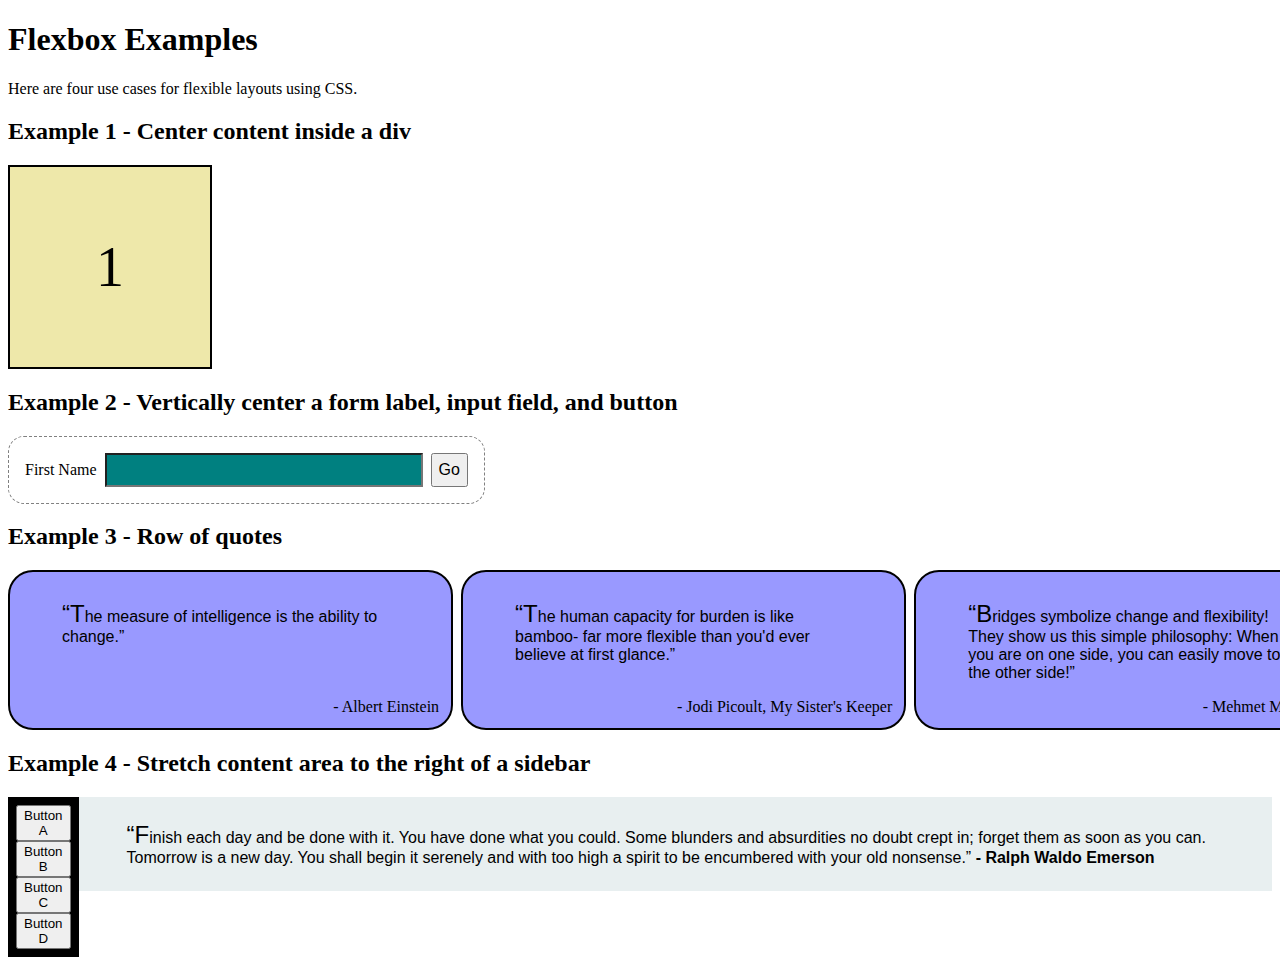
<file: aa07-css-flex-box-temp/index.html>
<!DOCTYPE html>
<html lang="en">

<head>
    <meta charset="UTF-8">
    <meta name="viewport" content="width=device-width, initial-scale=1.0">
    <title>Flexbox Examples</title>
    <link rel="stylesheet" href="main.css">
</head>

<body>
    <h1>Flexbox Examples</h1>

    Here are four use cases for flexible layouts using CSS.

    <h2>Example 1 - Center content inside a div</h2>

    <div class="example1">1</div>

    <h2>Example 2 - Vertically center a form label, input field, and button</h2>

    <div class="example2"><label>First Name</label><input />
        <button>Go</button>
    </div>

    <h2>Example 3 - Row of quotes</h2>

    <div class="example3">
        <div>
            <blockquote>“The measure of intelligence is the ability to change.”
            </blockquote>
            - Albert Einstein
        </div>
        <div>
            <blockquote>“The human capacity for burden is like bamboo- far more
                flexible than you'd ever believe at first glance.”
            </blockquote>
            - Jodi Picoult, My Sister's Keeper
        </div>
        <div>
            <blockquote>“Bridges symbolize change and flexibility! They show us this
                simple philosophy: When you are on one side, you can easily move to
                the other side!”
            </blockquote>
            - Mehmet Murat Ildan
        </div>
    </div>

    <h2>Example 4 - Stretch content area to the right of a sidebar</h2>

    <div class="example4">
        <div class="sidebar">
            <button>Button A</button>
            <button>Button B</button>
            <button>Button C</button>
            <button>Button D</button>
        </div>
        <div class="content-area">
            <blockquote>“Finish each day and be done with it. You have done what you
                could. Some blunders and absurdities no doubt crept in; forget them
                as soon as you can. Tomorrow is a new day. You shall begin it
                serenely and with too high a spirit to be encumbered with your old
                nonsense.” <b>- Ralph Waldo Emerson</b></blockquote>
        </div>
    </div>

</body>

</html>
</file>
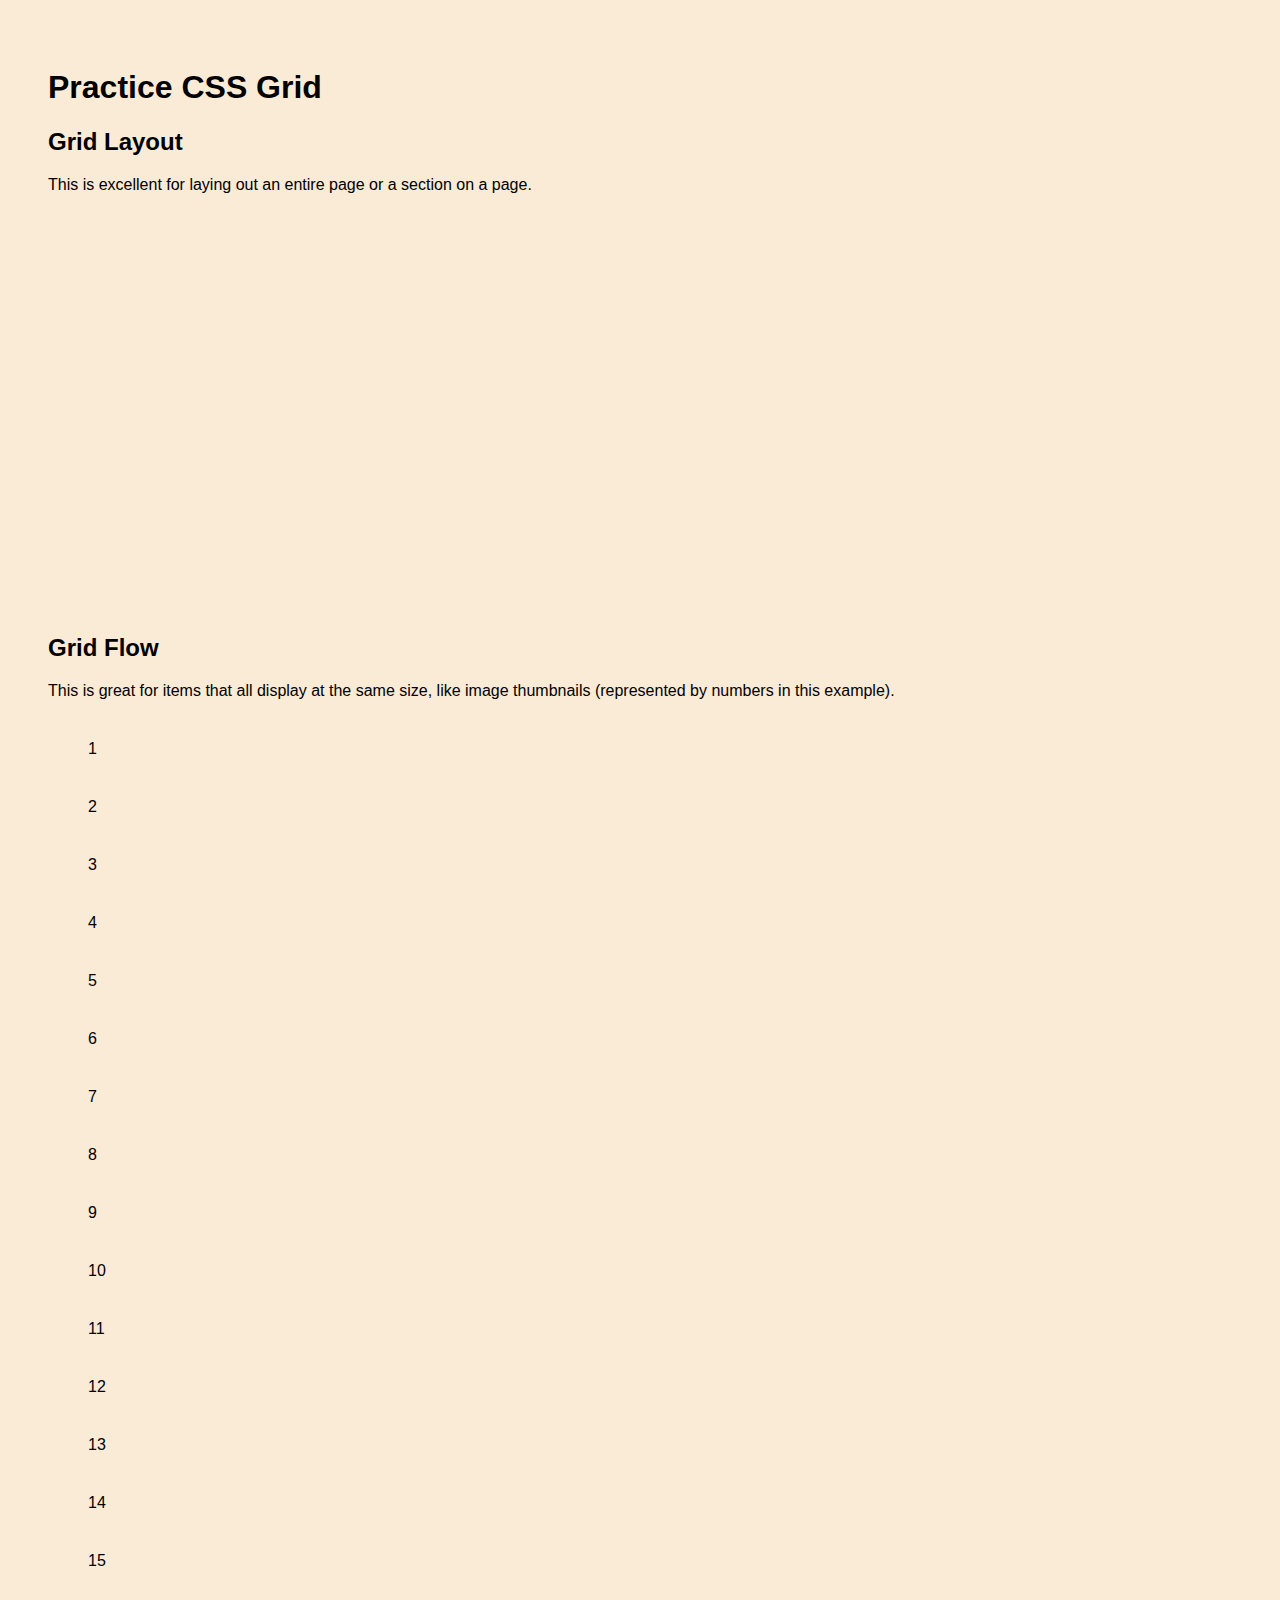
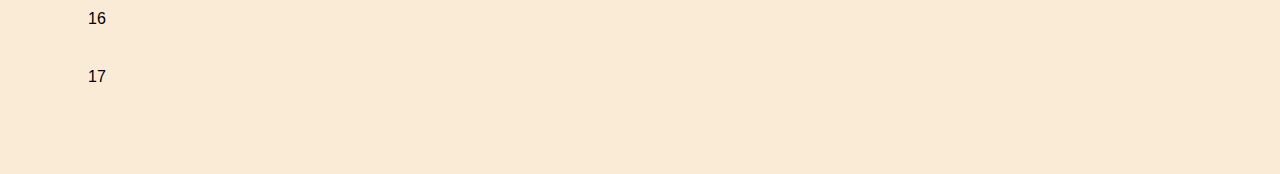
<file: aa07-css-grid-temp/index.html>
<!DOCTYPE html>
<html lang="en">

<head>
    <meta charset="UTF-8">
    <meta name="viewport" content="width=device-width, initial-scale=1.0">
    <title>Practice CSS Grid</title>
    <link rel="stylesheet" href="main.css">
</head>

<body>
    <h1>Practice CSS Grid</h1>

    <h2>Grid Layout</h2>
    This is excellent for laying out an entire page or a section on a page.
    <div class="grid-container">
        <div class="item-1">HEADER</div>
        <div class="item-2">MAIN</div>
        <div class="divider"></div>
        <div class="item-3">
            SIDEBAR<br />
            |<br />
            |<br />
            |<br />
            |<br />
            |<br />
            SIDEBAR
        </div>
        <div class="item-4">FOOTER</div>
    </div>

    <h2>Grid Flow</h2>
    This is great for items that all display at the same size, like image
    thumbnails (represented by numbers in this example).
    <div class="grid-container-flow">
        <div>1</div>
        <div>2</div>
        <div>3</div>
        <div>4</div>
        <div>5</div>
        <div>6</div>
        <div>7</div>
        <div>8</div>
        <div>9</div>
        <div>10</div>
        <div>11</div>
        <div>12</div>
        <div>13</div>
        <div>14</div>
        <div>15</div>
        <div>16</div>
        <div>17</div>
    </div>
</body>

</html>
</file>
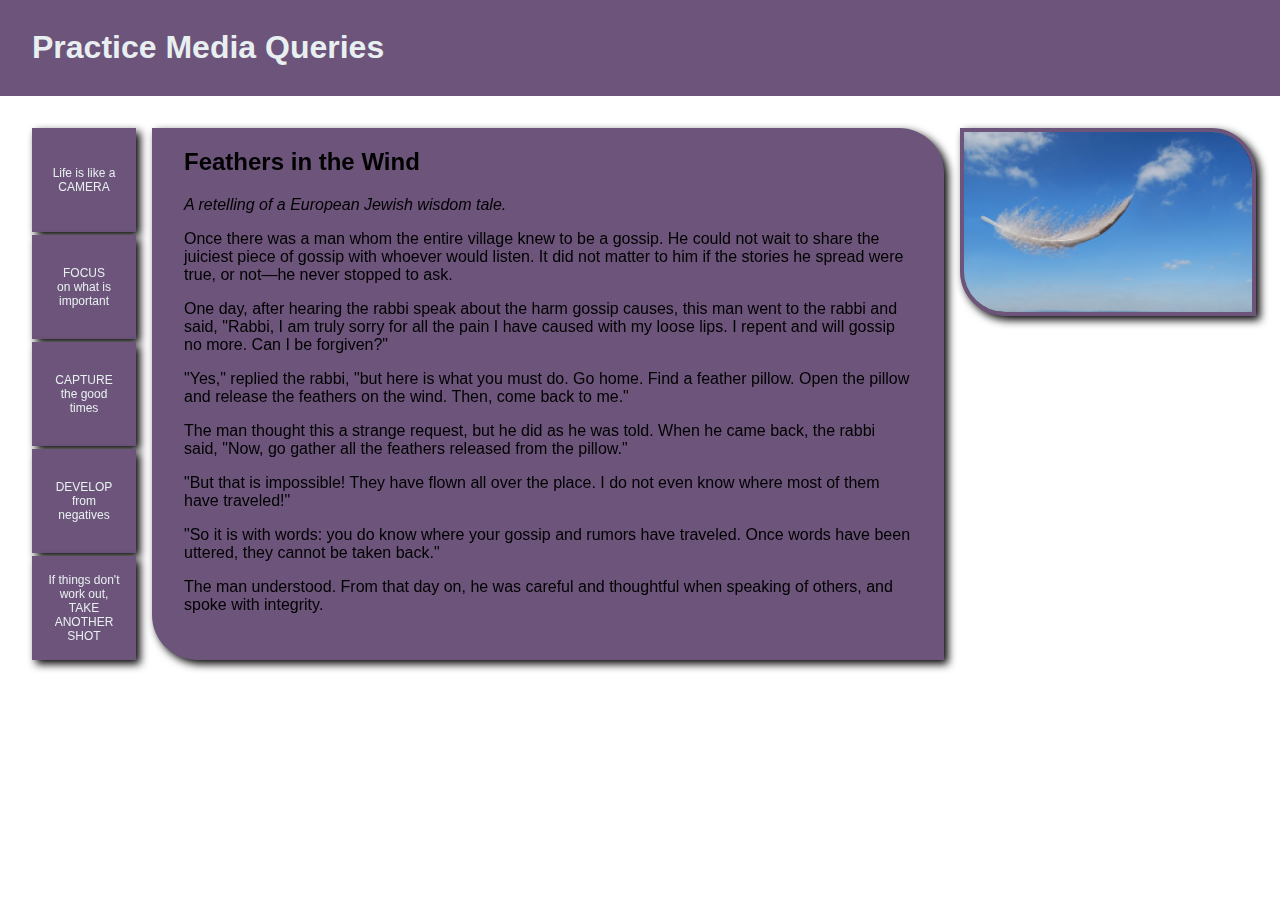
<file: aa07-css-media-queries-basic-temp/index.html>
<!DOCTYPE html>
<html lang="en">

<head>
    <meta charset="UTF-8">
    <meta name="viewport" content="width=device-width, initial-scale=1.0">
    <title>Practice Media Queries</title>
    <link rel="stylesheet" href="main.css">
</head>

<body>
    <header>
        <h1>Practice Media Queries</h1>
    </header>
    <div class="page">
        <div class="content">
            <div class="sidebar">
                <div class="ffe">Life is like a CAMERA</div>
                <div class="ffe">FOCUS<br />on what is important</div>
                <div class="ffe">CAPTURE<br />the good times</div>
                <div class="ffe">DEVELOP<br />from negatives</div>
                <div class="ffe">If things don't work out,<br />TAKE ANOTHER SHOT</div>
            </div>
            <div class="story-box">
                <h2>Feathers in the Wind</h2>
                <p><em>A retelling of a European Jewish wisdom tale.</em></p>

                <p>Once there was a man whom the entire village knew to be a gossip.
                    He could not wait to share the juiciest piece of gossip with
                    whoever would listen. It did not matter to him if the stories he
                    spread were true, or not—he never stopped to ask.</p>
                <p>One day, after hearing the rabbi speak about the harm gossip
                    causes, this man went to the rabbi and said, "Rabbi, I am truly
                    sorry for all the pain I have caused with my loose lips. I
                    repent and will gossip no more. Can I be forgiven?"</p>
                <p>"Yes," replied the rabbi, "but here is what you must do. Go home.
                    Find a feather pillow. Open the pillow and release the feathers
                    on the wind. Then, come back to me."</p>
                <p>The man thought this a strange request, but he did as he was
                    told. When he came back, the rabbi said, "Now, go gather all the
                    feathers released from the pillow."</p>
                <p>"But that is impossible! They have flown all over the place. I do
                    not even know where most of them have traveled!"</p>
                <p>"So it is with words: you do know where your gossip and rumors
                    have traveled. Once words have been uttered, they cannot be
                    taken back."</p>
                <p>The man understood. From that day on, he was careful and
                    thoughtful when speaking of others, and spoke with
                    integrity.</p>
            </div>
        </div>
        <div class="image-box">
            <img alt="feather" src="feather.jpg">
        </div>
    </div>
</body>

</html>
</file>
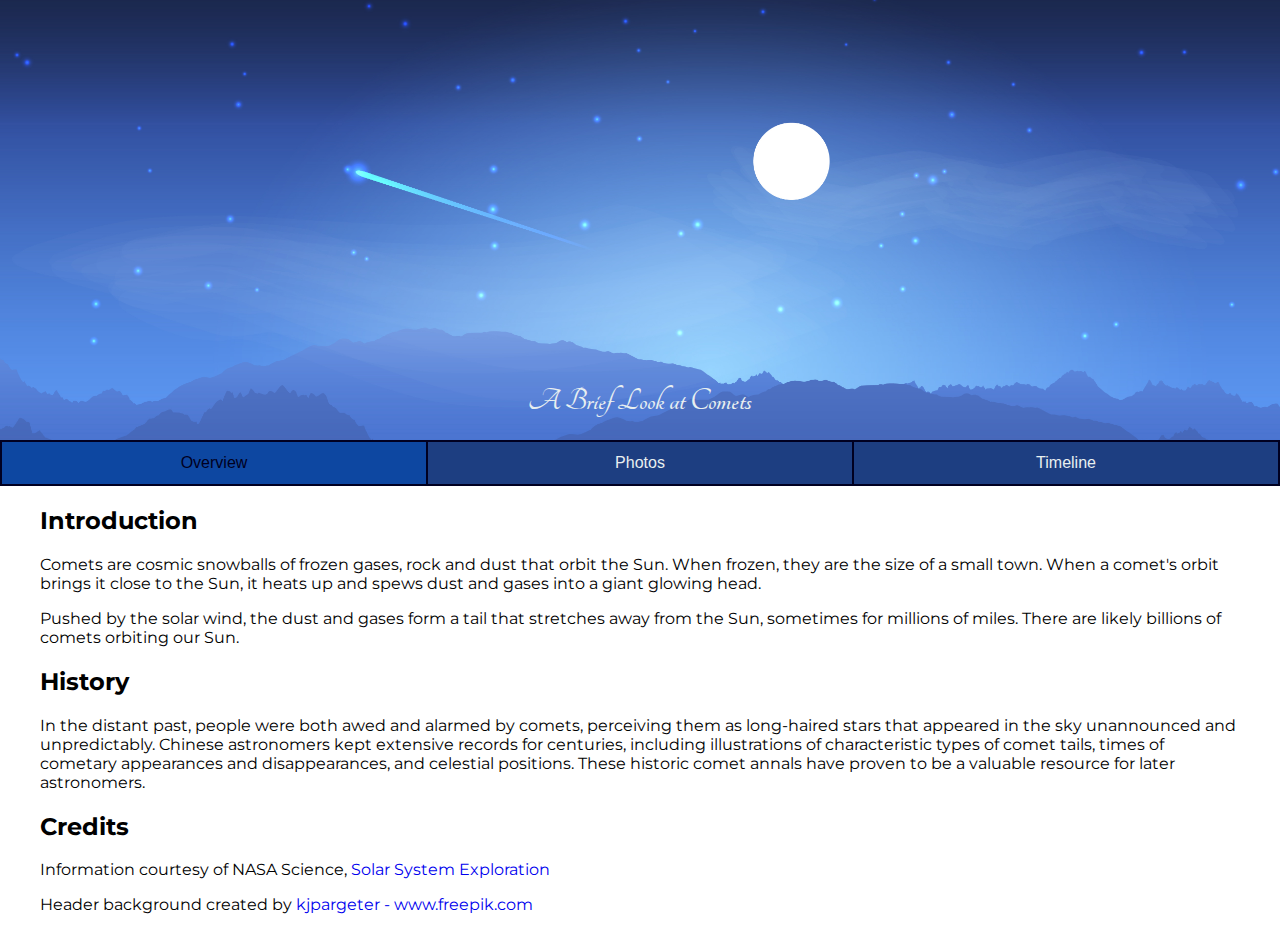
<file: aa07-css-media-queries-temp/index.html>
<!DOCTYPE html>
<html lang="en">

<head>
    <meta charset="UTF-8">
    <title>A Brief Look at Comets</title>
    <meta name="viewport" content="width=device-width, initial-scale=1.0">
    <link rel="preconnect" href="https://fonts.gstatic.com">
    <link rel="stylesheet" href="https://fonts.googleapis.com/css2?family=Montserrat:wght@300&display=swap">
    <link rel="stylesheet" href="https://fonts.googleapis.com/css?family=Tangerine">
    <link rel="stylesheet" href="styles/main.css">
</head>

<body>
    <header class="homepage">
        <h1>A Brief Look at Comets</h1>
    </header>
    <nav>
        <!-- Printing Important Content -->
        <a href="index.html" class="selected">Overview</a>

        <!-- Orientation of Item Cards: listing -->
        <a href="pages/photos.html">Photos</a>


        <!-- Prevent Overlap Ugliness - both screen & printed -->
        <!-- Wide = spread out, narrow = scroll, print = scale??? -->
        <a href="pages/timeline.html">Timeline</a>
    </nav>

    <h2>Introduction</h2>
    <p>Comets are cosmic snowballs of frozen gases, rock and dust that orbit
        the Sun. When frozen, they are the size of a small town. When a comet's
        orbit brings it close to the Sun, it heats up and spews dust and gases
        into a giant glowing head.</p>
    <p>Pushed by the solar wind, the dust and gases form a tail that stretches
        away from the Sun, sometimes for millions of miles. There are likely
        billions of comets orbiting our Sun.</p>
    <h2>History</h2>
    <p>In the distant past, people were both awed and alarmed by comets,
        perceiving them as long-haired stars that appeared in the sky
        unannounced and unpredictably. Chinese astronomers kept extensive
        records for centuries, including illustrations of characteristic types
        of comet tails, times of cometary appearances and disappearances, and
        celestial positions. These historic comet annals have proven to be a
        valuable resource for later astronomers.</p>
    <h2>Credits</h2>
    <p>Information courtesy of NASA Science,
        <a href="https://solarsystem.nasa.gov/asteroids-comets-and-meteors/comets/overview">Solar System Exploration</a>
    </p>

    <p>Header background created by
        <a href="https://www.freepik.com/vectors/background">kjpargeter - www.freepik.com</a>
    </p>
</body>

</html>
</file>
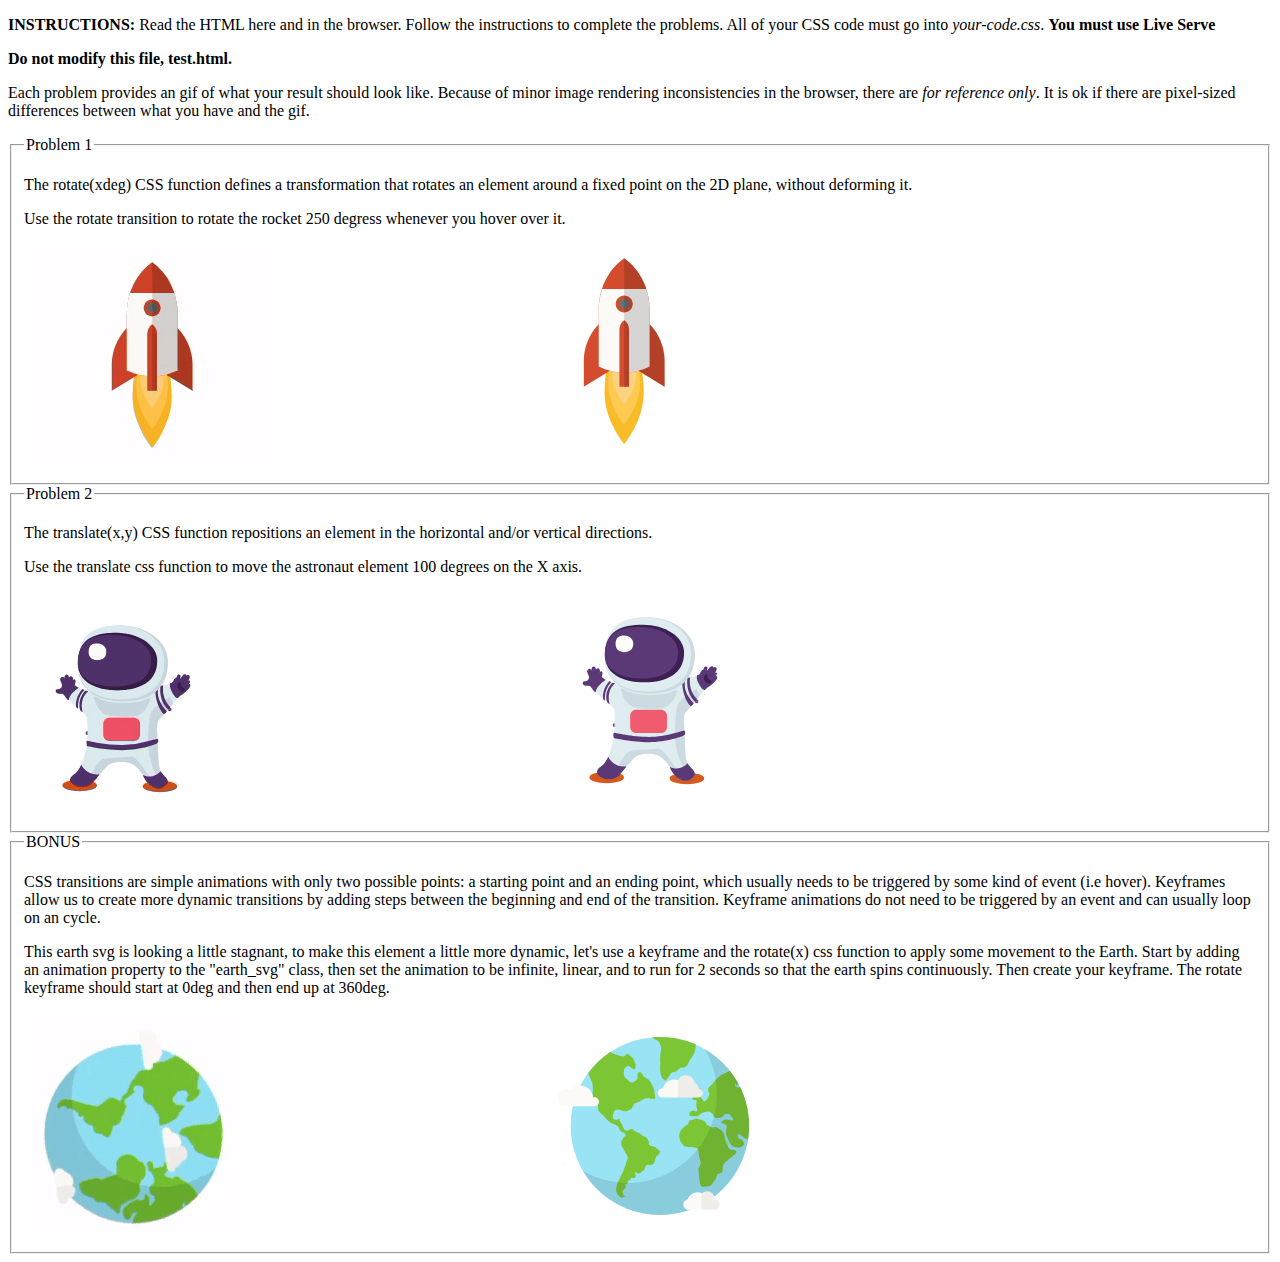
<file: aa07-css-transitions-temp/index.html>
<!DOCTYPE html>
<html lang="en">

<head>
    <meta charset="UTF-8">
    <meta http-equiv="X-UA-Compatible" content="IE=edge">
    <meta name="viewport" content="width=device-width, initial-scale=1.0">
    <link rel="stylesheet" href="./your-code.css">
    <title>App Academy Css Transitions</title>
</head>

<body>
    <header>
        <div>
            <p>
                <b>INSTRUCTIONS:</b> Read the HTML here and in the browser. Follow the
                instructions to complete the problems. All of your CSS code must go into
                <i>your-code.css</i>.
                <b>You must use Live Serve</b>
              </p>
              <p><strong>Do not modify this file, test.html.</strong></p>
              <p>
                Each problem provides an gif of what your result should look like.
                Because of minor image rendering inconsistencies in the browser, there
                are <em>for reference only</em>. It is ok if there are pixel-sized
                differences between what you have and the gif.
              </p>
        </div>
    </header>
    <main>
        <fieldset id="p1">
            <legend>Problem 1</legend>
            <div>
              <p>
                The rotate(xdeg) CSS function defines a transformation that rotates an element around a fixed point on the 2D plane, without deforming it.
              </p>
              <p>
                Use the rotate transition to rotate the rocket 250 degress whenever you hover over it.
              </p>
            </div>
            <table border="0">
              <tr>
                <td>
                    <img src="./media/rocket-gif.gif">
                </td>
                <td>
                  <div id="problem-1" class="outer-layer-1">
                    <img class="rocket_svg" src="./media/rocket.svg">
                  </div>
                </td>
              </tr>
            </table>
          </fieldset>
                  <fieldset id="p2">
            <legend>Problem 2</legend>
            <div>
              <p>
                The translate(x,y) CSS function repositions an element in the horizontal and/or vertical directions.
              </p>
              <p>
                Use the translate css function to move the astronaut element 100 degrees on the X axis.
              </p>
            </div>
            <table border="0">
              <tr>
                <td>
                    <img src="./media/astronaut-gif.gif">
                </td>
                <td>
                  <div id="problem-2" class="outer-layer-2">
                    <img img class="astronaut_svg" src="./media/astronaut.svg">
                  </div>
                </td>
              </tr>
            </table>
          </fieldset>
          <fieldset id="bonus">
            <legend>BONUS</legend>
            <div>
              <p>
                CSS transitions are simple animations with only two possible points: a starting point and an ending point, which usually needs to be triggered by some kind of event (i.e hover).
                Keyframes allow us to create more dynamic transitions by adding steps between the beginning and end of the transition.
                Keyframe animations do not need to be triggered by an event and can usually loop on an cycle.
              </p>
              <p>
                This earth svg is looking a little stagnant, to make this element a little more dynamic, let's use a keyframe and the rotate(x) css function to apply some movement to the Earth.
                Start by adding an animation property to the "earth_svg" class, then set the animation to be infinite, linear, and to run for 2 seconds so that the earth spins continuously.
                Then create your keyframe. The rotate keyframe should start at 0deg and then end up at 360deg.
              </p>
            </div>
            <table border="0">
              <tr>
                <td>
                    <img src="./media/earth-rotate.gif">
                </td>
                <td>
                  <div id="BONUS" class="outer-layer-BONUS">
                    <img class="earth_svg" src="./media/earth.svg">
                  </div>
                </td>
              </tr>
            </table>
          </fieldset>
    </main>
</body>

</html>
</file>
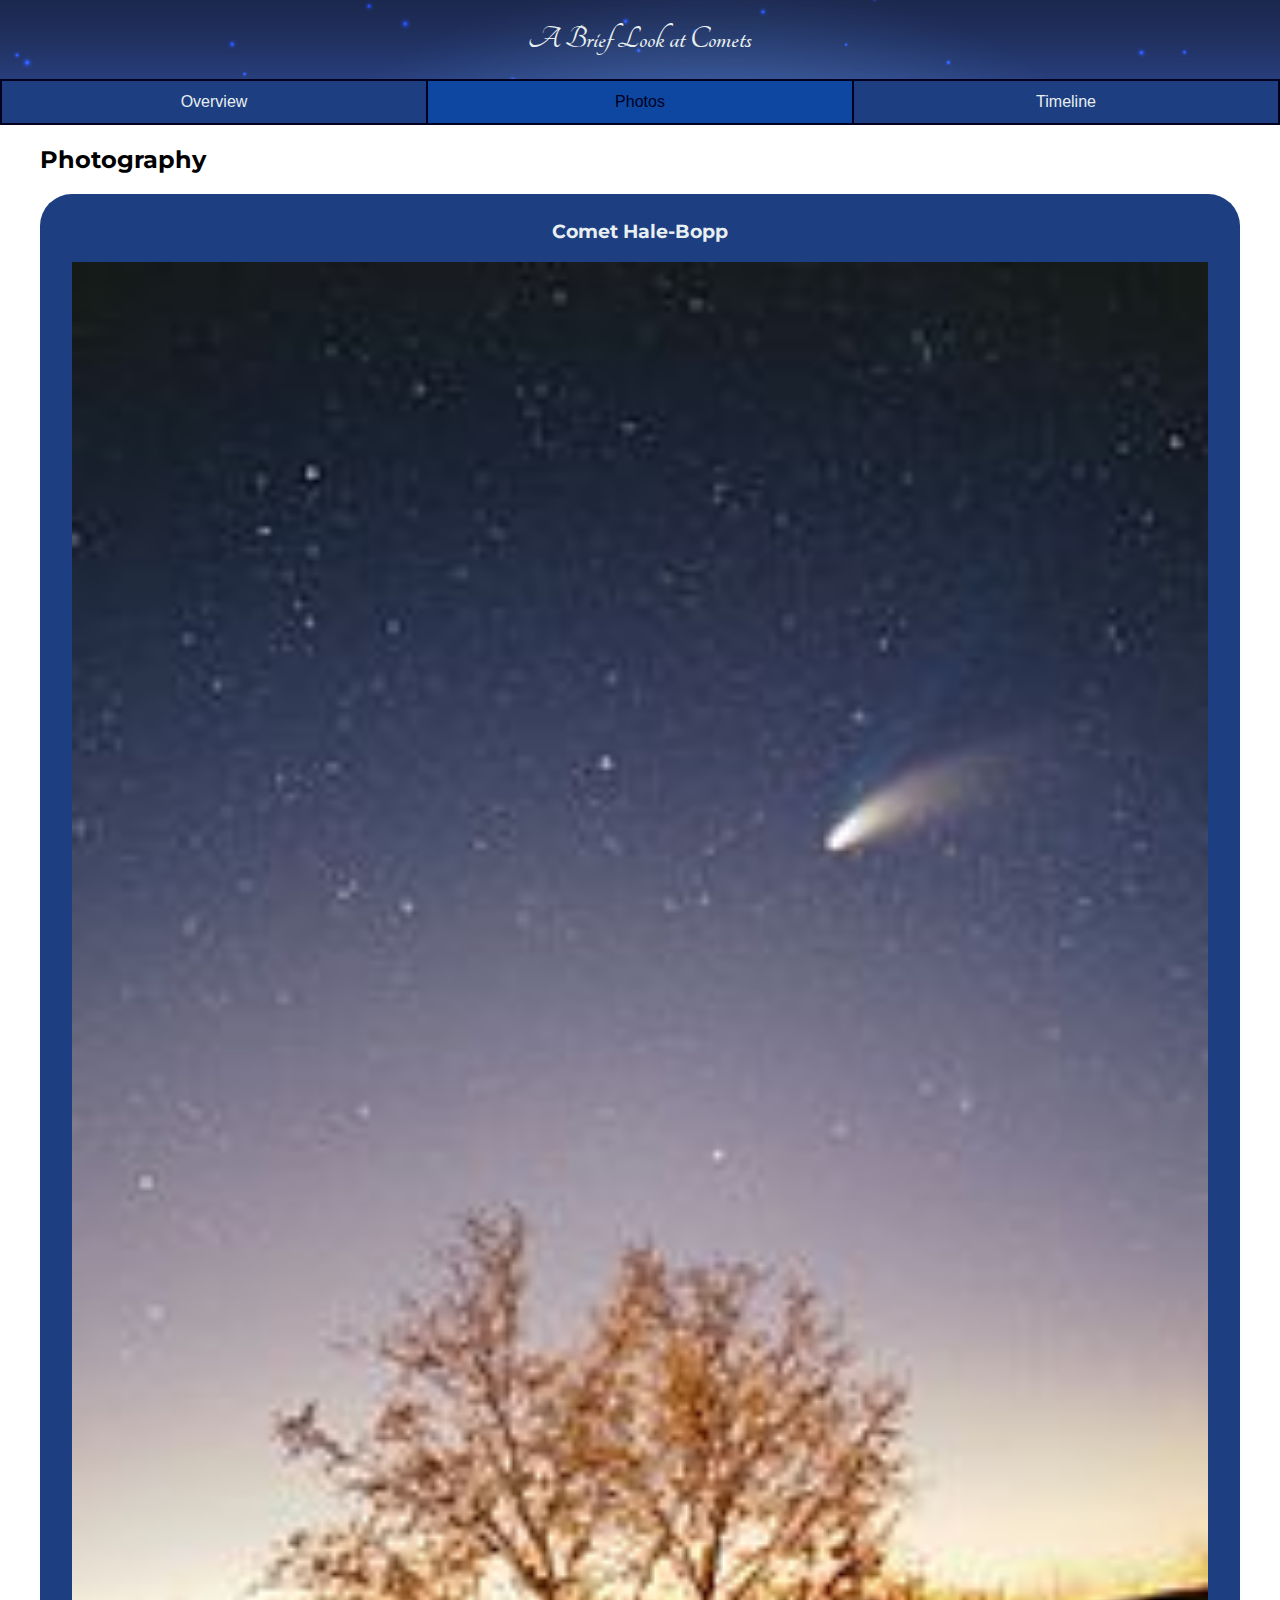
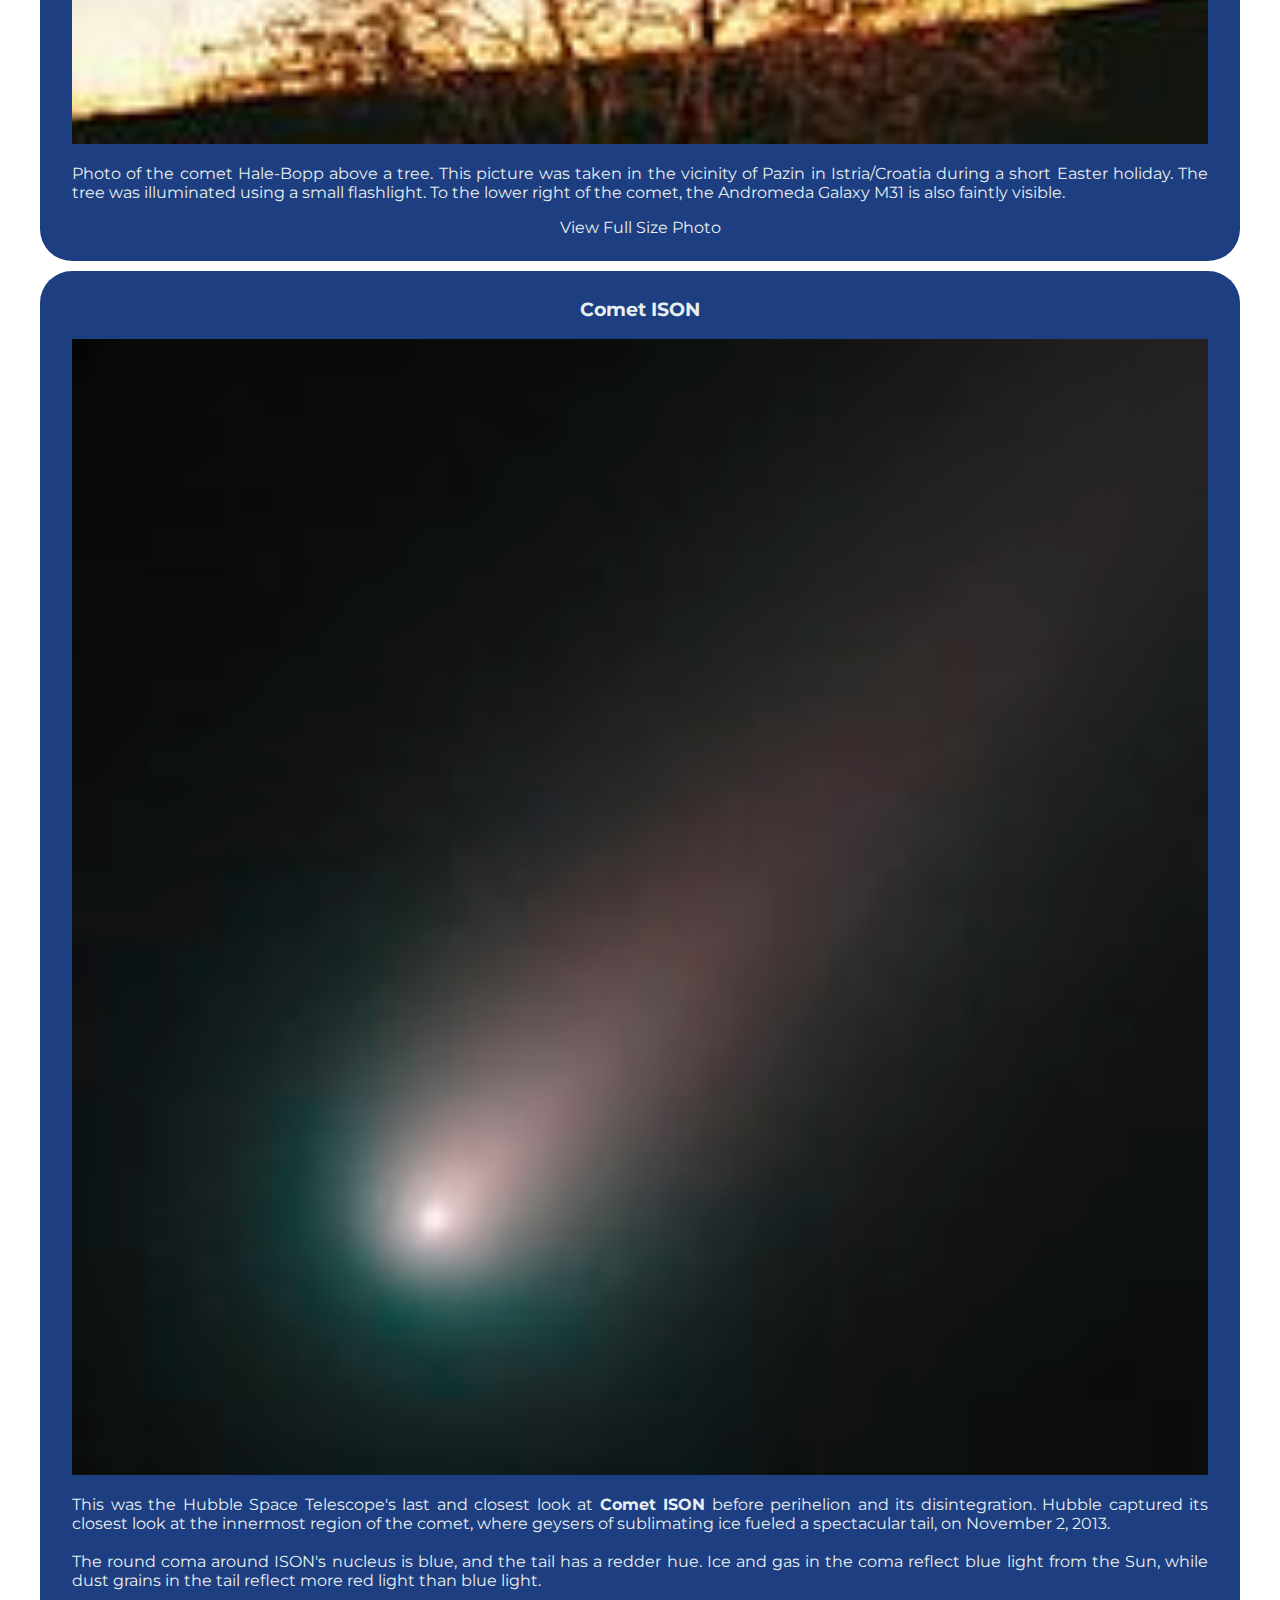
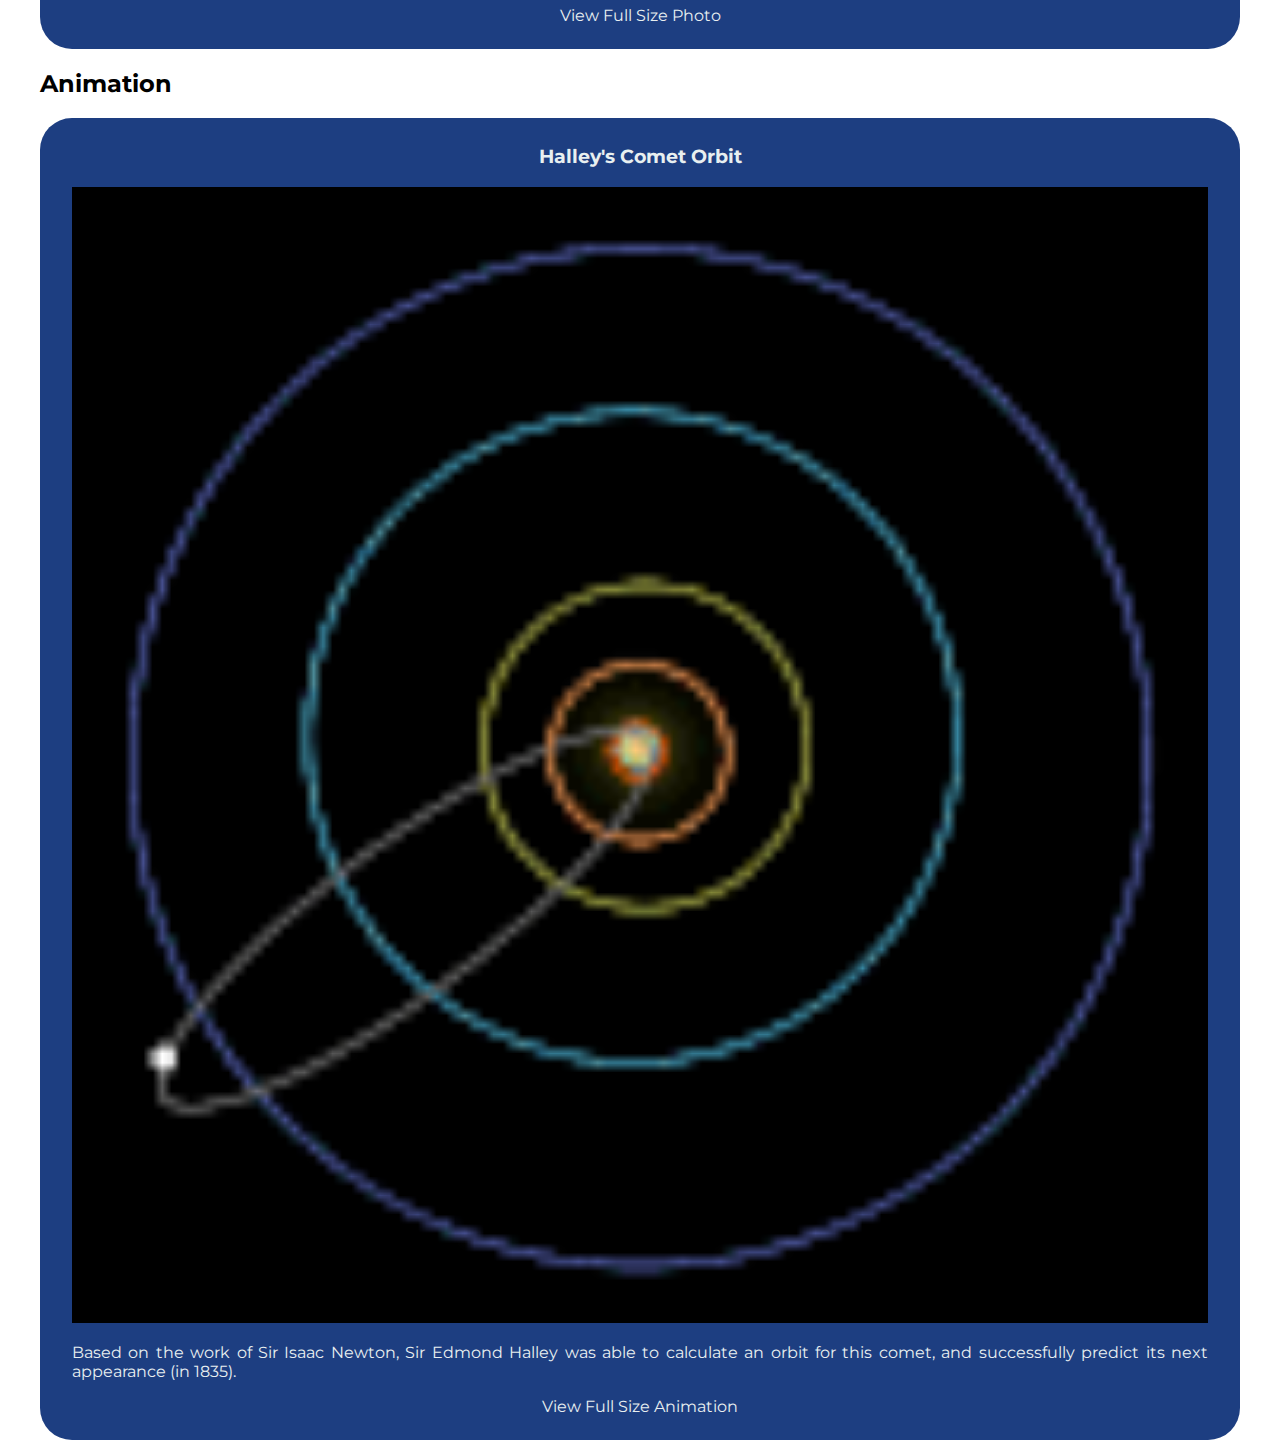
<file: aa07-css-media-queries-temp/pages/photos.html>
<!DOCTYPE html>
<html lang="en">

<head>
    <meta charset="UTF-8">
    <meta name="viewport" content="width=device-width, initial-scale=1.0">
    <title>Comet Photos</title>
    <link rel="preconnect" href="https://fonts.gstatic.com">
    <link rel="stylesheet" href="https://fonts.googleapis.com/css2?family=Montserrat:wght@300&display=swap">
    <link rel="stylesheet" href="https://fonts.googleapis.com/css?family=Tangerine">
    <link rel="stylesheet" href="../styles/main.css">
    <link rel="stylesheet" href="../styles/photos.css">
</head>

<body>
    <header>
        <h1>A Brief Look at Comets</h1>
    </header>
    <nav>
        <a href="../index.html">Overview</a>
        <a href="photos.html" class="selected">Photos</a>
        <a href="timeline.html">Timeline</a>
    </nav>
    <h2>Photography</h2>
    <div class="photo-card">
        <h3>Comet Hale-Bopp</h3>
        <div class="content">
            <img alt="Comet Hale-Bopp" src="comets/images/184px-Comet-Hale-Bopp-29-03-1997_hires_adj.jpg">
            <p>Photo of the comet Hale-Bopp above a tree. This picture was taken in the
                vicinity of Pazin in Istria/Croatia during a short Easter holiday. The
                tree was illuminated using a small flashlight. To the lower right of the
                comet, the Andromeda Galaxy M31 is also faintly visible.</p>
        </div>
        <a href="comets/hale-bopp.html">View Full Size Photo</a>
    </div>
    <div class="photo-card">
        <h3>Comet ISON</h3>
        <div class="content">
            <img alt="Comet ISON" src="comets/images/120px-Comet_ISON.jpg">
            <p>
                This was the Hubble Space Telescope's last and closest look at
                <strong>Comet ISON</strong> before perihelion and its disintegration.
                Hubble captured its closest look at the innermost region of the
                comet, where geysers of sublimating ice fueled a spectacular tail,
                on November 2, 2013.
                <br />
                <br />
                The round coma around ISON's nucleus is blue, and the tail has a
                redder hue. Ice and gas in the coma reflect blue light from the Sun,
                while dust grains in the tail reflect more red light than blue
                light.
            </p>
        </div>
        <a href="comets/comet-ison.html">View Full Size Photo</a>
    </div>
    <h2>Animation</h2>
    <div class="photo-card">
        <h3>Halley's Comet Orbit</h3>
        <div class="content">
            <img alt="Halley's Comet Orbit" src="comets/images/120px-Halleys_Comet_animation.gif">
            <p>
                Based on the work of Sir Isaac Newton, Sir Edmond Halley was able to
                calculate an orbit for this comet, and successfully predict its next
                appearance (in 1835).
            </p>
        </div>
        <a href="comets/halleys-comet.html">View Full Size Animation</a>
    </div>
</body>

</html>
</file>
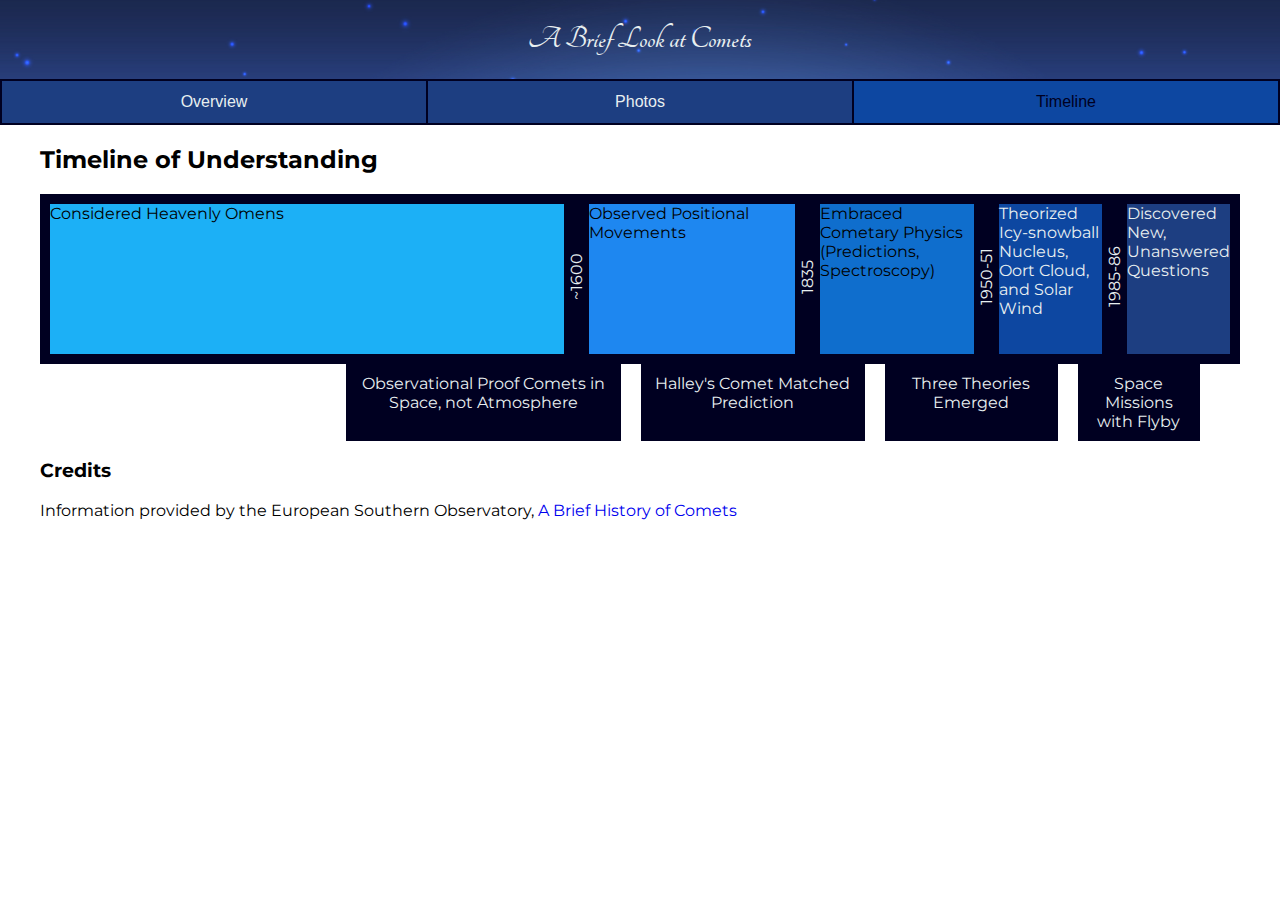
<file: aa07-css-media-queries-temp/pages/timeline.html>
<!DOCTYPE html>
<html lang="en">

<head>
    <meta charset="UTF-8">
    <meta name="viewport" content="width=device-width, initial-scale=1.0">
    <title>Comet Timeline</title>
    <link rel="preconnect" href="https://fonts.gstatic.com">
    <link rel="stylesheet" href="https://fonts.googleapis.com/css2?family=Montserrat:wght@300&display=swap">
    <link rel="stylesheet" href="https://fonts.googleapis.com/css?family=Tangerine">
    <link rel="stylesheet" href="../styles/main.css">
    <link rel="stylesheet" href="../styles/timeline.css">
</head>

<body>
    <header>
        <h1>A Brief Look at Comets</h1>
    </header>
    <nav>
        <a href="../index.html">Overview</a>
        <a href="photos.html">Photos</a>
        <a href="timeline.html" class="selected">Timeline</a>
    </nav>
    <h2>Timeline of Understanding</h2>
    <div class="timeline-scroll-area">
        <div class="timeline">
            <div class="era era1">Considered Heavenly Omens</div>
            <div class="milestone">
                <div class="year">~1600</div>
            </div>
            <div class="era era2">Observed Positional Movements</div>
            <div class="milestone">
                <div class="year">1835</div>
            </div>
            <div class="era era3">Embraced Cometary Physics (Predictions, Spectroscopy)</div>
            <div class="milestone">
                <div class="year">1950-51</div>
            </div>
            <div class="era era4">Theorized Icy-snowball Nucleus, Oort Cloud, and Solar Wind</div>
            <div class="milestone">
                <div class="year">1985-86</div>
            </div>
            <div class="era era5">Discovered New, Unanswered Questions</div>
        </div>
        <div class="timeline-labels">
            <div class="left"></div>
            <div class="item item1">Observational Proof Comets in Space, not Atmosphere</div>
            <div class="item item2">Halley's Comet Matched Prediction</div>
            <div class="item item3">Three Theories Emerged</div>
            <div class="item item4">Space Missions with Flyby</div>
            <div class="right"></div>
        </div>
    </div>
    <h3>Credits</h3>
    <p>
        Information provided by the European Southern Observatory,
        <a href="https://www.eso.org/public/events/astro-evt/hale-bopp/comet-history-1/">A Brief History of Comets</a>
    </p>
</body>

</html>
</file>
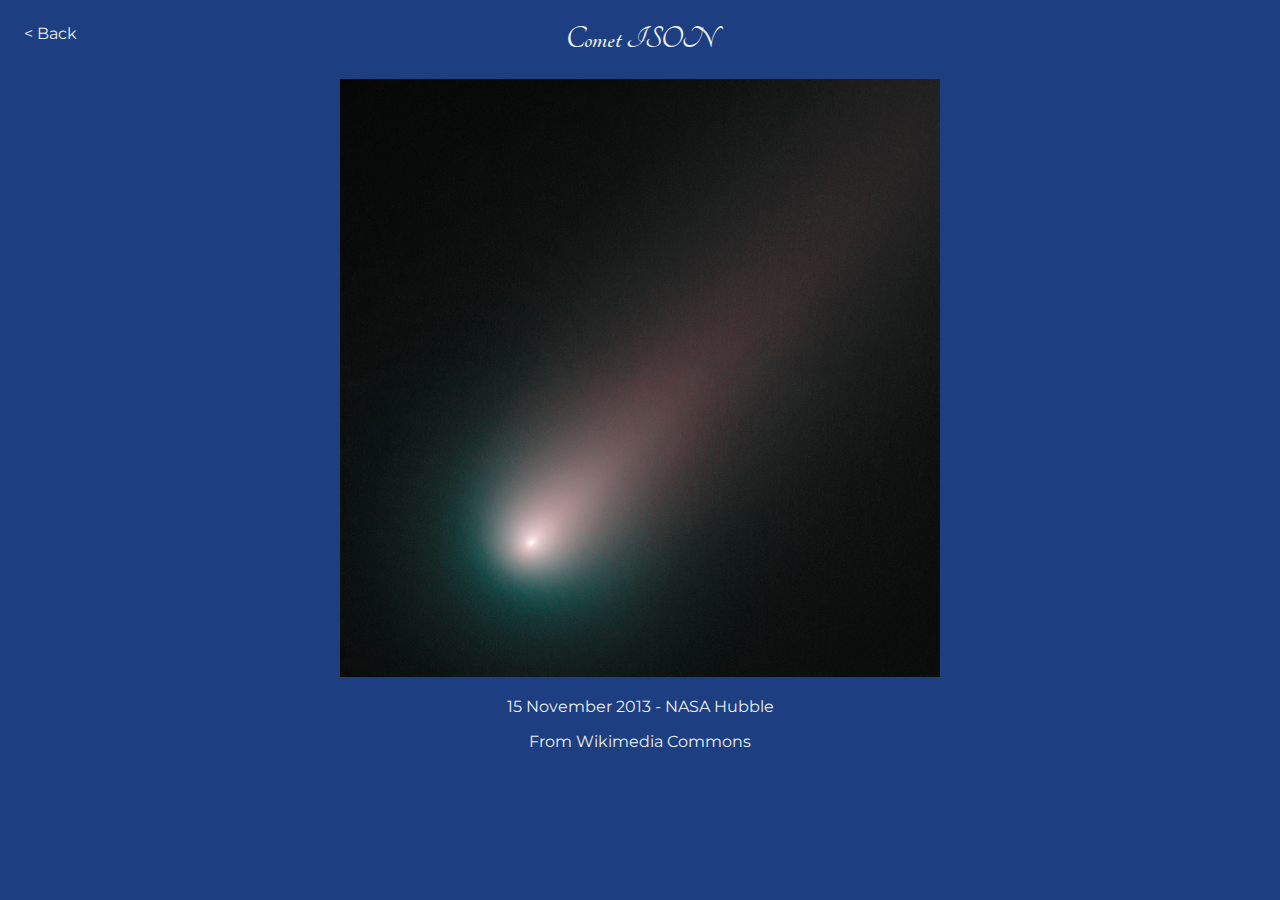
<file: aa07-css-media-queries-temp/pages/comets/comet-ison.html>
<!DOCTYPE html>
<html lang="en">

<head>
    <meta charset="UTF-8">
    <meta name="viewport" content="width=device-width, initial-scale=1.0">
    <title>
        <!DOCTYPE html>
        <html lang="en">

        <head>
            <meta charset="UTF-8">
            <title>Comet ISON</title>
            <link rel="preconnect" href="https://fonts.gstatic.com">
            <link href="https://fonts.googleapis.com/css2?family=Montserrat:wght@300&display=swap" rel="stylesheet">
            <link rel="stylesheet" href="https://fonts.googleapis.com/css?family=Tangerine">
            <link rel="stylesheet" href="../../styles/main.css">
            <link rel="stylesheet" href="../../styles/large-photo.css">
        </head>

<body>
    <a href="../photos.html" class="backButton notPrinted">&lt; Back</a>
    <h1>Comet ISON</h1>
    <img alt="Comet ISON Close-up" src="images/Comet_ISON.jpg">
    <p>15 November 2013 - NASA Hubble</p>
    <p class="notPrinted">
        From
        <a href="https://commons.wikimedia.org/wiki/File:Comet_ISON.jpg">
            Wikimedia Commons
        </a>
    </p>
</body>

</html>
</title>
</head>

<body>

</body>

</html>
</file>
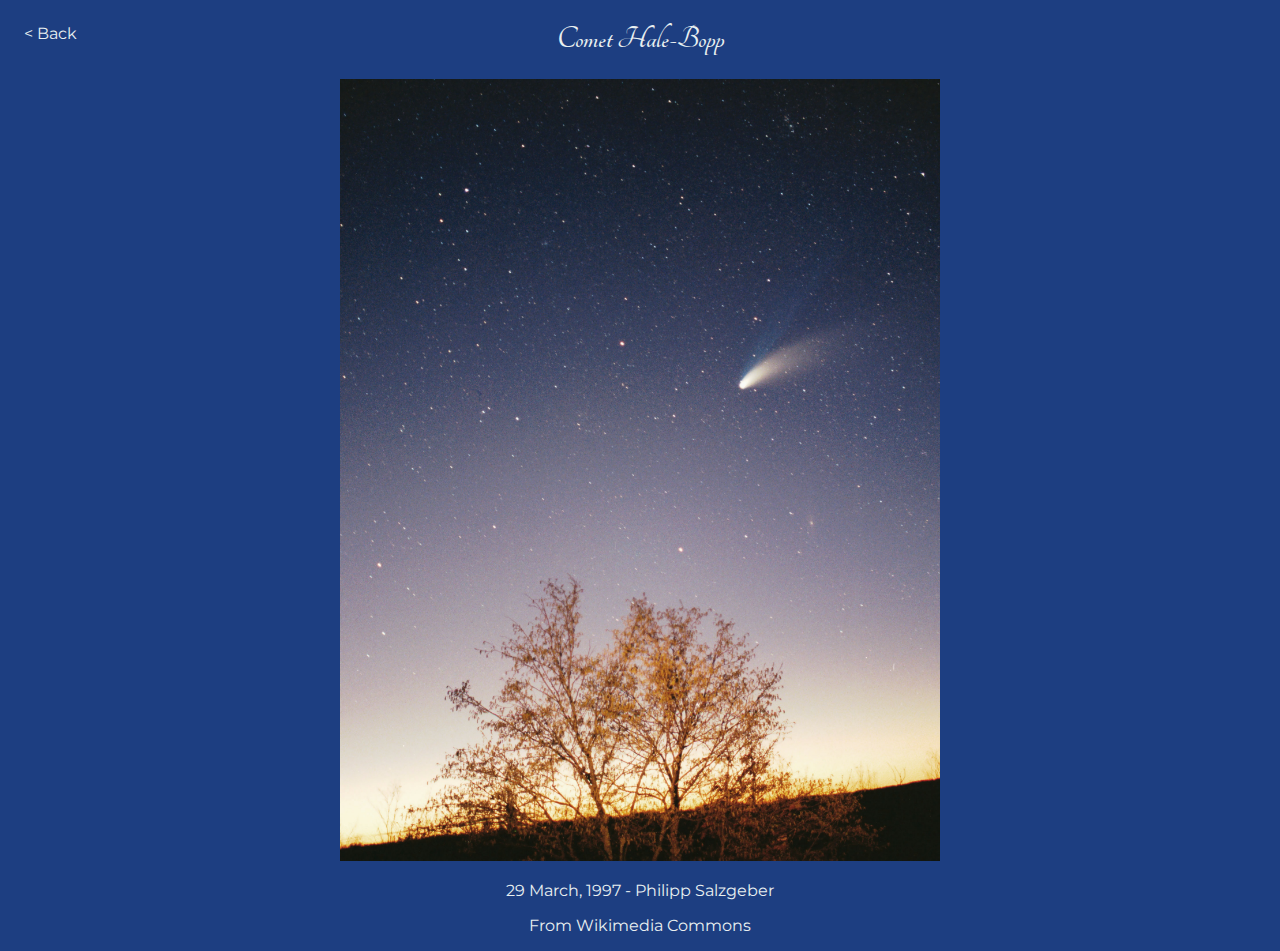
<file: aa07-css-media-queries-temp/pages/comets/hale-bopp.html>
<!DOCTYPE html>
<html lang="en">

<head>
    <meta charset="UTF-8">
    <meta name="viewport" content="width=device-width, initial-scale=1.0">
    <title>Comet Hale-Bopp</title>
    <link rel="preconnect" href="https://fonts.gstatic.com">
    <link href="https://fonts.googleapis.com/css2?family=Montserrat:wght@300&display=swap" rel="stylesheet">
    <link rel="stylesheet" href="https://fonts.googleapis.com/css?family=Tangerine">
    <link rel="stylesheet" href="../../styles/main.css">
    <link rel="stylesheet" href="../../styles/large-photo.css">
</head>

<body>
    <a href="../photos.html" class="backButton notPrinted">&lt; Back</a>
    <h1>Comet Hale-Bopp</h1>
    <img alt="Comet Hale-Bopp in Night Sky" src="images/Comet-Hale-Bopp-29-03-1997_hires_adj.jpg">
    <p>29 March, 1997 - Philipp Salzgeber</p>
    <p class="notPrinted">
        From
        <a href="https://commons.wikimedia.org/wiki/File:Comet-Hale-Bopp-29-03-1997_hires_adj.jpg">
            Wikimedia Commons
        </a>
    </p>
</body>

</html>
</file>
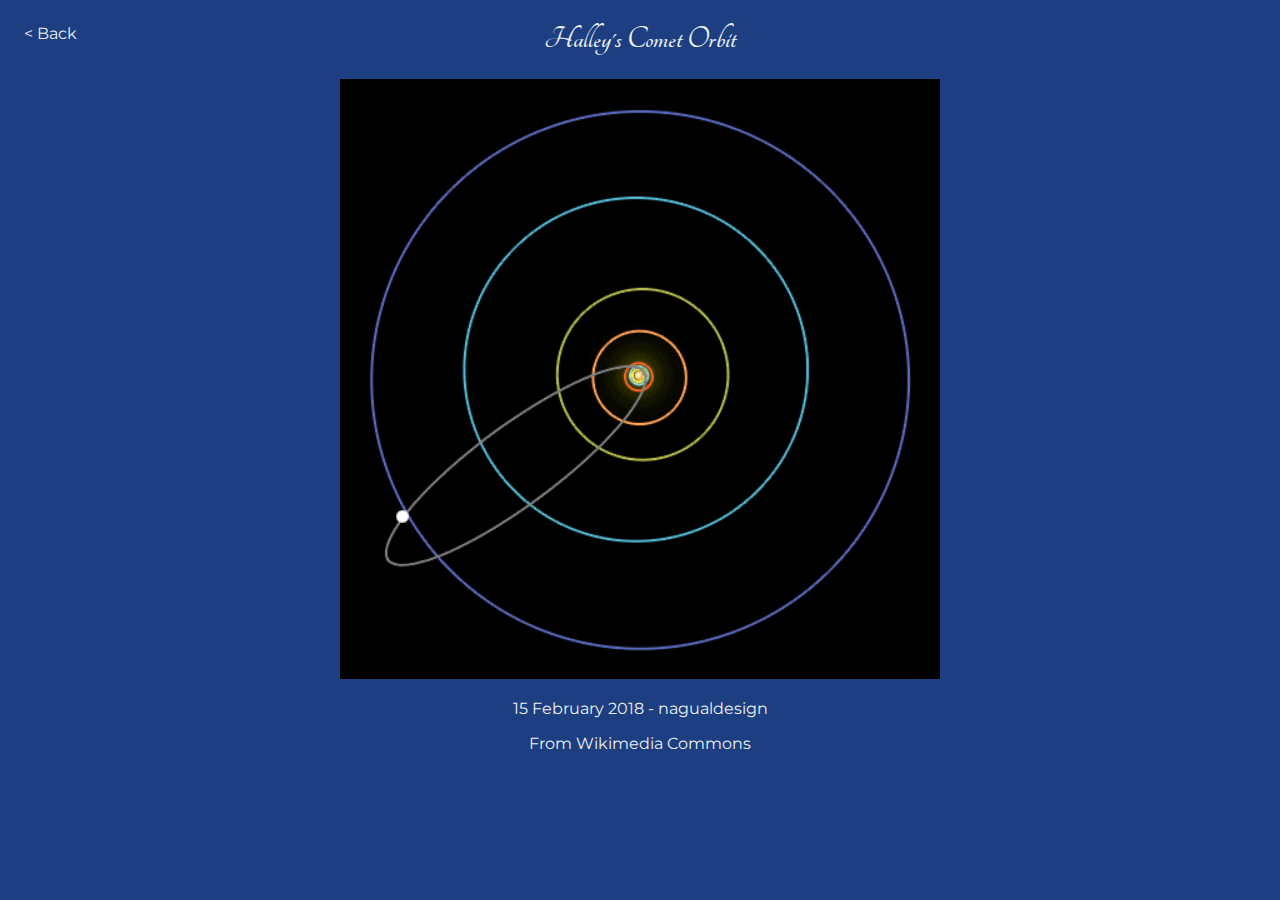
<file: aa07-css-media-queries-temp/pages/comets/halleys-comet.html>
<!DOCTYPE html>
<html lang="en">

<head>
    <meta charset="UTF-8">
    <meta name="viewport" content="width=device-width, initial-scale=1.0">
    <title>Halley's Comet Orbit</title>
    <link rel="preconnect" href="https://fonts.gstatic.com">
    <link href="https://fonts.googleapis.com/css2?family=Montserrat:wght@300&display=swap" rel="stylesheet">
    <link rel="stylesheet" href="https://fonts.googleapis.com/css?family=Tangerine">
    <link rel="stylesheet" href="../../styles/main.css">
    <link rel="stylesheet" href="../../styles/large-photo.css">
</head>

<body>
    <a href="../photos.html" class="backButton notPrinted">&lt; Back</a>
    <h1>Halley's Comet Orbit</h1>
    <img alt="Halley's Comet Orbit Animation" src="images/Halleys_Comet_animation.gif">
    <p>15 February 2018 - nagualdesign</p>
    <p class="notPrinted">
        From
        <a href="https://commons.wikimedia.org/wiki/File:Halley%27s_Comet_animation.gif">
            Wikimedia Commons
        </a>
    </p>
</body>

</html>
</file>
<file: aa07-css-flex-box-temp/main.css>
.example1 {
    width: 200px;
    height: 200px;
    background-color: palegoldenrod;
    border: solid black 2px;
    font-size: 42pt;

    /* Phase 1 */
    display: flex;
    justify-content: center;
    align-items: center;

}

.example2 {
    border: dashed grey 1px;
    border-radius: 16px;
    padding: 16px;

    /* Phase 2 */
    display: inline-flex;
    align-items: center;
    gap: 8px;


}

.example2 > button {
    padding: 6px;
    font-size: 16px;
}
.example2 > input {
    font-size: 24px;
    background-color: teal;
    color: lightcyan;
}

.example3 {
    min-width: 550px;
    max-width: 1280px;
    display: flex;
    flex-direction: row;
    gap: 8px;
}

.example3 > div {
    min-width: 33%;
    border: solid black 2px;
    background-color: #9999ff;
    border-radius: 25px;
    padding: 12px;

    /* Phase 3 */
    display: flex;
    flex-direction: column;
    justify-content: space-between;
    align-items: flex-end;
 }


.example4 {
    /* Phase 4 - Part 1 of 2 */

    /* /* Your code here */
    display: flex;
    align-items: flex-start;
}

.sidebar {
    background-color: black;
    padding: 8px;
    display: flex;
    flex-direction: column;

    /* Phase 4 - Part 2 of 2 */

}
.content-area {
    background-color: #E8EFF0;
    padding: 8px;
}

blockquote {
    font-family: sans-serif;
}

blockquote:first-letter {
    font-size: 18pt;
}
</file>
<file: aa07-css-grid-temp/main.css>
html, body, div {
    /* PAGE SETTINGS - DO NOT EDIT */
    font-family: sans-serif;
    background-color: antiquewhite;
    padding: 20px;
}

/* ====== */

.grid-container {
    text-align: center;

    /* Phase 1 */
    /* Your code here 

    /* Bonus Phase */
    /* Your code here 
}
.item-1 {
    background-color: #87a7b3; /* steel blue */

    /* Phase 1 */
    /* Your code here 
}
.item-2 {
    background-color: #e1f1dd; /* light sea green */

    /* Phase 1 */
    /* Your code here 
}
.item-3 {
    background-color: #cdc7be; /* grey */

    /* Phase 1 */
    /* Your code here 
}
.item-4 {
    background-color: #766161; /* brown */
    color: antiquewhite;

    /* Phase 1 */
    /* Your code here 
}

.divider {
    background-image: linear-gradient(to right, #e1f1dd, #cdc7be);

    /* Bonus Phase */
    /* Your code here 
}

/* ====== */

.grid-container-flow {
    border: solid #87a7b3 2px;
    margin: 20px;

    /* Phase 2 */
    /* Your code here 
}
</file>
<file: aa07-css-media-queries-basic-temp/main.css>
html, body {
    margin: 0;
    font-family: sans-serif;
}

header {
    background-color: #6C547B;
    color: #E8EFF0;
    padding: 0.5rem 2rem;
}

/* ===== MAIN AREA LAYOUT ===== */

.page {
    padding: 2rem;
    gap: 1rem;
    display: flex;
}

.content {
    gap: 1rem;
    display: flex;
}
.content > div {
    flex: 1 1 100%;
}
.content > div:first-child {
    flex: 0;
}

/* ===== MESSAGE BOXES ===== */

.sidebar {
    /*background-color: #6C547B;*/
    display: flex;
    align-items: center;
    flex-wrap: wrap;
    gap: 3px;
}

.ffe {
    background-color: #6C547B;
    filter: drop-shadow(4px 4px 4px black);
    color: #E8EFF0;
    font-size: 12px;
    width: 72px;
    height: 72px;
    display: flex;
    align-items: center;
    justify-content: center;
    text-align: center;
    padding: 1rem;
}

/* ===== TEXT, IMAGE ===== */

.story-box {
    padding: 0 2rem;
    border-radius: 0 45px;
    background-color: #6C547B;
    filter: drop-shadow(4px 4px 4px black);
}

.image-box img {
    border: solid #6C547B 4px;
    border-radius: 0 45px;
    filter: drop-shadow(4px 4px 4px black);
    width: 100%;
}

/* ===== LAYOUT VARIATIONS ===== */

/* ----- Default Screen ----- */
.page {
    flex-direction: column;
}
.content {
    flex-direction: column;
}
.sidebar {
    flex-direction: row;
    justify-content: center;
}

/* ----- Phase 1 - Moderate Screen ----- */

@media screen and (min-width: 851px) {
    .content {
        flex-direction: row;
    }
}

/* ----- Phase 1 - Wide Screen ----- */

@media screen and (min-width: 1220px) {
    .page {
        flex-direction: row;
    }
}

/* ===== PRINTING ===== */

@media print {
    header,
    .sidebar,
    .image-box {
        display: none;
    }
    .story-box {
        background-color: white;
    }
}

/* Your code here */
</file>
<file: aa07-css-media-queries-temp/styles/main.css>
html, body {
    font-family: 'Montserrat', sans-serif;
    margin: 0 20px;
}

h1 {
    font-family: 'Tangerine', serif;
}

header {
    background-color: #1d3e81;
    background-image: url("images/8048.jpg");
    background-size: cover;
    background-position: top;
    color: #E8EFF0;
    vertical-align: bottom;
    display: flex;
    align-items: center;
    justify-content: flex-end;
    flex-direction: column;
    margin: 0 -40px;
}
header.homepage {
    height: 440px;
}

nav {
    background-color: #000021;
    font-family: "Roboto", sans-serif;
    display: flex;
    flex-direction: row;
    justify-content: center;
    padding: 2px;
    gap: 2px;
    margin: 0 -40px;
}
nav a {
    background-color: #1d3e81;
    text-decoration: none !important;
    color: #E8EFF0;
    padding: 12px;
    flex: 1 1 100%;
    text-align: center;
    display: grid;
}
nav a:hover {
    background-color: #0D47A1;
}
nav a.selected {
    background-color: #0D47A1;
    color: #000021;
    cursor: default;
}

/* Your code here */
@media print {
    nav {
        display: none;
    }
}

@media screen and (max-height: 639px) {
    header.homepage {
        height: 50%;
    }
}

@media screen and (min-width: 640px) {
    a {
        text-decoration: none;
    }
    a:hover {
        text-decoration: underline;
    }
}
</file>
<file: aa07-css-transitions-temp/your-code.css>
/* ===== Problem 1 ===== */

.rocket_svg {
    height: 200px;
    width: auto;
    margin-left: 300px;
    /* Your code here */
    transition: all 2s;
}

.rocket_svg:hover {
    transform: rotate(250deg)
}

/*/* Create rocket hover animation here */


/* ===== Problem 2 ===== */

.astronaut_svg {
    height: 200px;
    width: auto;
    margin-left: 200px;
    /* your code here */
    transition: all 1s;
}

/*/* Create astronaut hover animation here */
.astronaut_svg:hover {
    transform: translate(100px)
}

/* ======= BONUS ======= */

.earth_svg {
    height: 200px;
    width: auto;
    margin-left: 300px;
    /*/* Your animation here */
}

@keyframes spin {
    /*/* Set up your keyframe animation here */
}
</file>
<file: aa07-css-media-queries-temp/styles/photos.css>
.photo-card {
    background-color: #1d3e81;
    color: #E8EFF0;
    padding: 0.5rem 2rem 1.5rem 2rem;
    border-radius: 2rem;
    margin: 0 0 10px 0;
    text-align: center;
}

.photo-card a {
    color: #E8EFF0;
}
.photo-card img {
    width: 100%;
}

.photo-card p {
    text-align: justify;
}

.photo-card .content {
    display: block;
    text-align: center;
}

/* Your code here */
</file>
<file: aa07-css-media-queries-temp/styles/timeline.css>
.timeline-scroll-area {
    overflow-x: auto;
    width: 100%;
}

.timeline {
    border: solid #000021 10px;
    background-color: #000021;
    display: flex;
    flex-direction: row;
    height: 150px;
    min-width: 1024px;
}

.timeline .milestone {
    color: #E8EFF0;
    width: 25px;
    height: 150px;
    white-space: nowrap;
    text-align: center;
}
.timeline .year {
    transform: rotate(-90deg) translate(-60px, -60px);
    width: 150px;
    height: 25px;
}

.timeline .era1 {
    background-color: #1CB0F6;
    flex: 1 1 50%;
}
.timeline .era2 {
    background-color: #1e87f0;
    flex: 1 1 20%;
}
.timeline .era3 {
    background-color: #0f6ecd;
    flex: 1 1 15%;
}
.timeline .era4 {
    background-color: #0D47A1;
    color: #E8EFF0;
    flex: 1 1 10%;
}
.timeline .era5 {
    background-color: #1d3e81;
    color: #E8EFF0;
    flex: 1 1 5%;
}

/* ------ */

.timeline-labels {
    display: flex;
    flex-direction: row;
    justify-content: flex-end;
    gap: 20px;
    min-width: 1024px;
}

.timeline-labels .item {
    background-color: #000021;
    color: #E8EFF0;
    text-align: center;
    padding: 10px;
}

.timeline-labels .left {
    flex: 1 1 28%;
}
.timeline-labels .item1 {
    flex: 1 1 25%;
}
.timeline-labels .item2 {
    flex: 1 1 20%;
}
.timeline-labels .item3 {
    flex: 1 1 15%;
}
.timeline-labels .item4 {
    flex: 1 1 10%;
}
.timeline-labels .right {
    flex: 1 1 2%;
}

/* Your code here */
</file>
<file: aa07-css-media-queries-temp/styles/large-photo.css>
body {
    background-color: #1d3e81;
    color: #E8EFF0;
    text-align: center;
}
img {
    width: 50%;
}
a {
    color: #E8EFF0;
}

a.backButton {
    position: absolute;
    top: 24px;
    left: 24px;
    z-index: 1;
    text-decoration: none;
}

/* Your code here */
</file>
